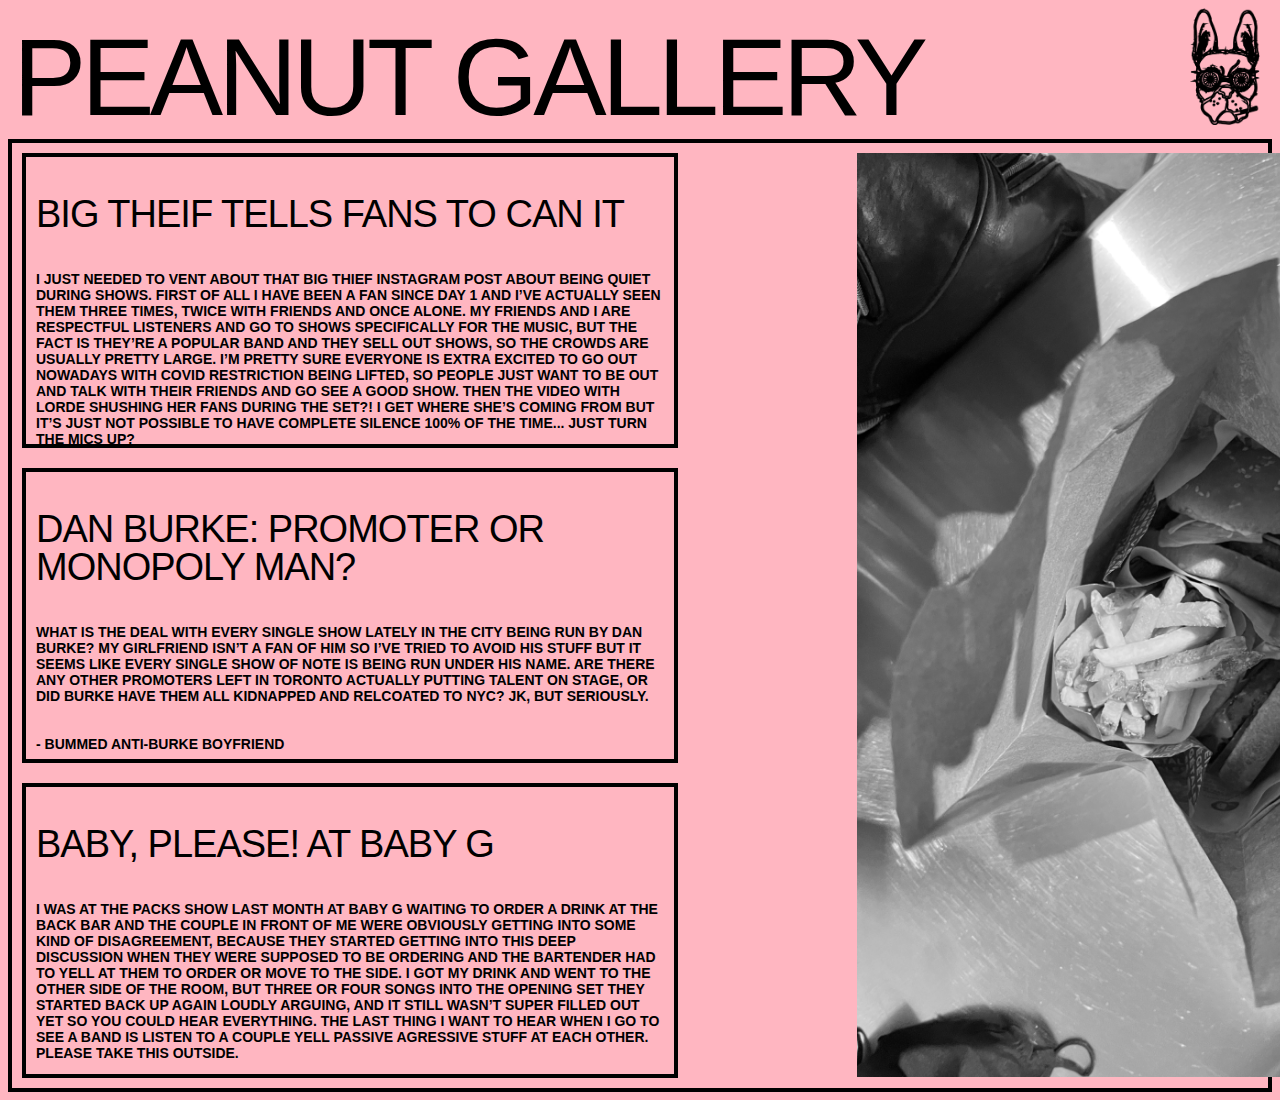
<file: peanut.html>
<!doctype html>
<html>
  <head>
 <link rel="stylesheet" type="text/css" href="peanut.css">
  </head>

  <body style="background-color: lightpink;">
 <a href="file:///Users/erincharlton/Documents/GitHub/Rider2/index.html"><img class="home" src= media/home.png> </a>

<h1 class="h1">PEANUT GALLERY</h1>

<div class="flex-container">
  <img class="burger" src="media/burger.jpeg">

  <div>
<p class="p1">BIG THEIF TELLS FANS TO CAN IT </p>


<p class="p2"> I JUST NEEDED TO VENT ABOUT THAT BIG THIEF INSTAGRAM POST ABOUT BEING QUIET DURING SHOWS. FIRST OF ALL I  HAVE BEEN A FAN SINCE DAY 1 AND I’VE ACTUALLY SEEN THEM THREE TIMES, TWICE WITH FRIENDS AND ONCE ALONE. MY FRIENDS AND I ARE RESPECTFUL LISTENERS AND GO TO SHOWS SPECIFICALLY FOR THE MUSIC, BUT THE FACT IS THEY’RE A POPULAR BAND AND THEY SELL OUT SHOWS, SO THE CROWDS ARE USUALLY PRETTY LARGE. I’M PRETTY SURE EVERYONE IS EXTRA EXCITED TO GO OUT NOWADAYS WITH COVID RESTRICTION BEING LIFTED, SO PEOPLE JUST WANT TO BE OUT AND TALK WITH THEIR FRIENDS AND GO SEE A GOOD SHOW. THEN THE VIDEO WITH LORDE SHUSHING HER FANS DURING THE SET?! I GET WHERE SHE’S COMING FROM BUT IT’S JUST NOT POSSIBLE TO HAVE COMPLETE SILENCE 100% OF THE TIME... JUST TURN THE MICS UP? <br><br><br>

- FLUMOXED FAN FEELS FORTISSIMO </p></div>
  <div><p class="p1">DAN BURKE: PROMOTER OR MONOPOLY MAN?</p>


<p class="p2"> WHAT IS THE DEAL WITH EVERY SINGLE SHOW LATELY IN THE CITY BEING RUN BY DAN BURKE? MY GIRLFRIEND ISN’T A FAN OF HIM SO I’VE TRIED TO AVOID HIS STUFF BUT IT SEEMS LIKE EVERY SINGLE SHOW OF NOTE IS BEING RUN UNDER HIS NAME. ARE THERE ANY OTHER PROMOTERS LEFT IN TORONTO ACTUALLY PUTTING TALENT ON STAGE, OR DID BURKE HAVE THEM ALL KIDNAPPED AND RELCOATED TO NYC? JK, BUT SERIOUSLY.  <br><br><br>


- BUMMED ANTI-BURKE BOYFRIEND<br></div>
  <div>
    <p class="p1">BABY, PLEASE! AT BABY G </p>


<p class="p2"> I WAS AT THE PACKS SHOW LAST MONTH AT BABY G WAITING TO ORDER A DRINK AT THE BACK BAR AND THE COUPLE IN FRONT OF ME WERE OBVIOUSLY GETTING INTO SOME KIND OF DISAGREEMENT, BECAUSE THEY STARTED GETTING INTO THIS DEEP DISCUSSION WHEN THEY WERE SUPPOSED TO BE ORDERING AND THE BARTENDER HAD TO YELL AT THEM TO ORDER OR MOVE TO THE SIDE. I GOT MY DRINK AND WENT TO THE OTHER SIDE OF THE ROOM, BUT THREE OR FOUR SONGS INTO THE OPENING SET THEY STARTED BACK UP AGAIN LOUDLY ARGUING, AND IT STILL WASN’T SUPER FILLED OUT YET SO YOU COULD HEAR EVERYTHING. THE LAST THING I WANT TO HEAR WHEN I GO TO SEE A BAND IS LISTEN TO A COUPLE YELL PASSIVE AGRESSIVE STUFF AT EACH OTHER. PLEASE TAKE THIS OUTSIDE.  <br><br><br>

- ENCOURAGING EVENT ETIQUETTE  </p>
  </div>  

</div>





  </body>

</html>
</file>
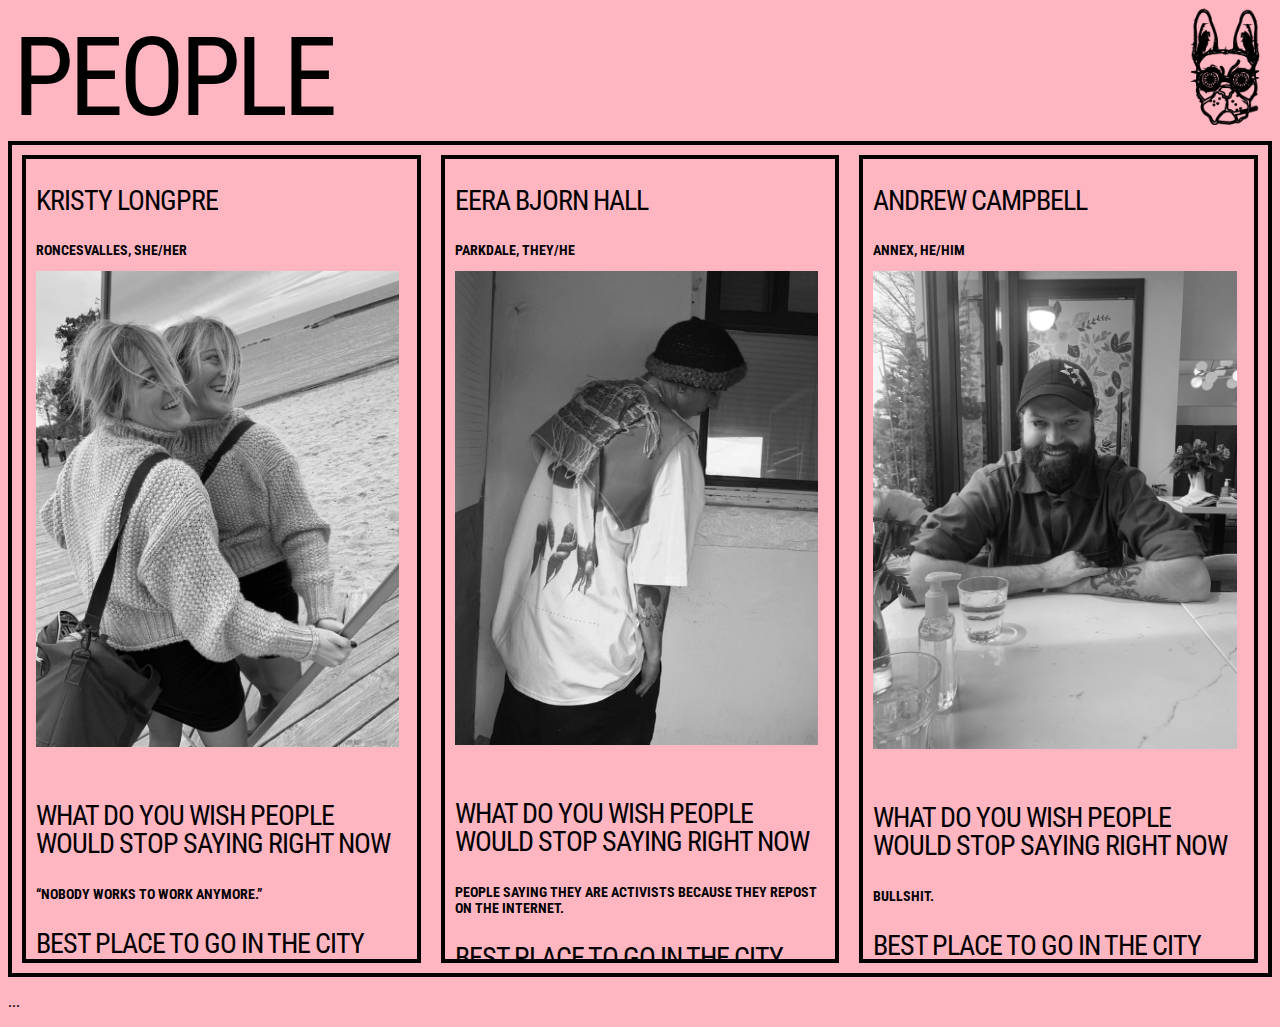
<file: people.html>
<!doctype html>
<html>
  <head> 
 <link rel="stylesheet" type="text/css" href="peoplestyle.css">

 <link rel="preconnect" href="https://fonts.googleapis.com">
<link rel="preconnect" href="https://fonts.gstatic.com" crossorigin>
<link href="https://fonts.googleapis.com/css2?family=Roboto+Condensed:ital,wght@0,300;0,400;0,700;1,300;1,400;1,700&family=Urbanist:ital,wght@0,100;0,400;0,600;0,800;1,100&display=swap" rel="stylesheet">

  </head>

  <body style="background-color: lightpink;">
    <a href="file:///Users/erincharlton/Documents/GitHub/Rider2/index.html"><img class="home" src= media/home.png> </a>

<h1 class="h1">PEOPLE</h1>

<div class="flex-container">
  <div> <p class="question"> KRISTY LONGPRE <br></p>
    <p class="subtitle"> RONCESVALLES, SHE/HER </p>
<img class="kristy" src="media/kristy.jpeg">

<p class="question"> WHAT DO YOU WISH PEOPLE WOULD STOP SAYING RIGHT NOW </p> 

<p class="answer"> “NOBODY WORKS TO WORK ANYMORE.”  </p> 

<p class="question">BEST PLACE TO GO IN THE CITY FOR A GOOD CRY </p> 

<p class="answer"> THE BENCHES AROUND SUNNYSIDE BEACH THAT FACE OUT OVER LAKE ONTARIO. </p> 

<p class="question">WHAT DO YOU WISH PEOPLE COULD SEE YOU DOING</p> 

<p class="answer"> CRUSHING DANCE MOVES WHILE I BLOW DRY MY HAIR. </p>  

<p class="question">DESCRIBE YOUR APOCALYPSE PERSONA </p>  

<p class="answer"> PANIC BUY AS MUCH PB AS POSSIBLE AND FIND A COZY ATTIC TO BUILD A BLANKET FORT TO HIDE IN. </p> 

<p class="question">WHAT ARE YOU WORKING ON</p> 

<p class="answer"> I’M MOVING IN A MONTH OR SO AND TRYING TO CREATE THE DREAMIEST FLOOR PLAN POSSIBLE FOR THE NEW APARTMENT. SO MANY DECISIONS TO MAKE. WHAT DO I KEEP/SELL/BUY? WHAT WILL/WON’T WORK IN THE NEW SPACE. EXCUSE ME WHILE I GO MAKE A NEW PINTEREST BOARD.</p> 

<p class="question">IS TIME REAL? EXPLAIN</p> 

<p class="answer"> NO BECAUSE THEN WHERE ARE ALL THE TIME-TRAVELERS FROM THE FUTURE?</p> 

<p class="question">WHO DO YOU WISH YOU COULD SHARE A KNOWING GLANCE WITH </p> 

<p class="answer"> DOJA CAT</p>  

<p class="question">WHAT ARE YOUR WHEELS OF CHOICE</p> 

<p class="answer"> NOTHING LIKE COASTING DOWN THE HIGHWAY IN MY COROLLA ON A SUNNY AFTERNOON LISTENING TO TUNES. SIMPLE AND SWEET. </p>


  </div>
  <div><p class="question"> EERA BJORN HALL </p>
    <p class="subtitle"> PARKDALE, THEY/HE</p>
<img class="kristy" src="media/eera.jpeg">

<p class="question"> WHAT DO YOU WISH PEOPLE WOULD STOP SAYING RIGHT NOW </p> 

<p class="answer"> PEOPLE SAYING THEY ARE ACTIVISTS BECAUSE THEY REPOST ON THE INTERNET.  </p> 

<p class="question">BEST PLACE TO GO IN THE CITY FOR A GOOD CRY </p> 

<p class="answer"> THERE IS THIS ROCK THAT I GO TO DOWN BY SUNNYSIDE BEACH.  IT IS MY CRY ROCK.  
THE REASON THIS ROCK IS SO GOOD IS BECAUSE IT SITS AT THE BOTTOM LEVEL OF A BARRIER BETWEEN THE LAND AND SHORE.  YOU HAVE TO SIT CROSS LEGGED ON IT UNLESS YOU ARE IN THE MOOD TO GET YOUR FEET WET; THEN A GOOD DANGLE MIGHT BE MORE TO YOUR TASTE. THIS ROCK SITS OUT JUST FAR ENOUGH FROM THE OTHER ROCKS  THAT IF YOU GO THERE IN DARKNESS IT FEELS LIKE A SINGLE EXPANSE OF ROCK, JUTTING OUT INTO THE MIDDLE OF LAKE ONTARIO.  THIS IS THE FREEDOM ROCK, AND HAS HELD MANY A CRY AND MANY A REFLECTION. I ALWAYS LEAVE FEELING A SENSE OF GRATITUDE. </p> 

<p class="question">WHAT DO YOU WISH PEOPLE COULD SEE YOU DOING</p> 

<p class="answer"> THE FIRST THING THAT COMES TO MIND IS SINGING, BECAUSE THAT IS WHEN I FEEL MOST AT HOME IN MY BODY.  BUT SINGING IN FRONT OF PEOPLE STRIKES SO MUCH FEAR IN ME, BECAUSE I’M ALSO AT MY MOST VULNERABLE. I THINK WHAT THIS QUESTION MAKES ME THINK OF THOUGH, WHICH I OFTEN CIRCLE BACK TO, IS THIS IDEA OF SOLITARY EXISTENCE.  ALTHOUGH I FIND MYSELF LIVING AMONGST AND IN RELATIONSHIPS WITH MANY COMMUNITIES, I OFTEN FIND MYSELF REFLECTING ON THE FACT THAT I CAN’T SEE WHAT OTHER PEOPLE SEE, AND OTHER PEOPLE CAN’T SEE WHAT I SEE.  THERE ARE THESE MOMENTS OF INEXPLICABLE JOY THAT I EXPERIENCE SOMETIMES, IN MOMENTS OF QUIET REFLECTION WHEN THE PERFECT SONG COMES ON, AND I AM OUTSIDE FORAGING FOR MUSHROOMS, OR WATCHING BEES POLLINATE; WHERE THE LIGHT IS HITTING JUST RIGHT.  AND IN THOSE MOMENTS I AM JUST COMPLETELY OVERTAKEN WITH HOW BEAUTIFUL AND CONNECTED EVERYTHING IS.  THAT IS WHAT I WANT OTHER PEOPLE TO SEE, I WISH I COULD SHARE THAT.   </p>  

<p class="question">DESCRIBE YOUR APOCALYPSE PERSONA </p>  

<p class="answer"> LIKELY A GREMLIN CHIC FIXER OF ALL THINGS.  IS IT GARBAGE, OR IS IT A TOOL?  IS THIS PLANT EDIBLE OR WILL IT LEAD YOU TO AN EXCRUCIATING SLOW DEATH?  COME WITH ME AND LET’S FIND OUT.  BUILDER OF THINGS, LOVER NOT A FIGHTER, WILL AID IN THE FOSTERING OF A NEW COMMUNITY OF SURVIVORS.  LIKELY THE FIRST ONE TO DIE. </p> 

<p class="question">WHAT ARE YOU WORKING ON</p> 

<p class="answer"> YARN PROJECTS (RUGS, PILLOW CASES, POUFS &. MORE.  YOU WANT IT?  ILL YARN IT); MUSIC (SHOEGAZE INSPIRED ALBUM WITH MY ROOMMATE AND DEAR FRIEND, LIVE LOOPING SOLO PROJECTS, FINISHING A PIANO SONG THATS BEEN STUCK IN MY HEAD SINCE I WAS A TEENAGER, RETRAINING MY VOICE AFTER STARTING TESTOSTERONE); REFINISHING PIANOS (THIS IS NEW.  AM I OBSESSED? ABSOFUCKINGLUTELY.  DO I HAVE SO MUCH TO LEARN? ABSODOUBLEFUCKINGLUTLY).  CURRENTLY FOCUSED ON DOING CREATIVELY WHATEVER SPARKS THE MOST JOY, WHATEVER IS SPEAKING TO ME.  I KNOW THAT AS A CREATIVE, I HAVE BEEN HYPOCRITICAL AND JUDGEMENTAL OF PROJECTS THAT I’VE INVESTED TIME INTO. ALTHOUGH I THINK IT’S IMPORTANT TO WANT TO BETTER YOUR CRAFT, I KNOW THAT I HAVE ALSO KILLED MY LOVE FOR THINGS BY BEING MILITANT.  WHAT I AM WORKING ON RIGHT NOW IS FINDING BALANCE, AND WITH THAT, THE MOST BEAUTIFUL COLLABORATIONS AND SOLO PROJECTS ARE ALIGNING.
</p> 

<p class="question">IS TIME REAL? EXPLAIN</p> 

<p class="answer"> JURY IS STILL OUT ON THAT ONE.  AND BY JURY I MEAN THE MULTIPLE PARADOXICAL TRUTHS THAT ARGUE INSIDE MY BRAINBOX.   BUT THIS IS WHAT I THINK ABOUT THAT:

IMAGINE A SINGLE BEAT IN THE UNIVERSE; THE UNIVERSE BEING INFINITE.  THIS BEAT PUTS INFINITY ON EITHER SIDE.  NOW IMAGINE A SECOND BEAT, ALL OF A SUDDEN YOU HAVE THE DIMENSION OF TIME.  IT IS THE EVOLUTION OF SOUND AND LIGHT RESPONDING TO ITS ENVIRONMENT THAT GIVES US AN ILLUSION OF MOVEMENT, PROVIDING INDETERMINACY IN UNIVERSAL HAPPENINGS.  PEOPLE OFTEN IMAGINE THEMSELVES BEING SEPARATE FROM THE ATMOSPHERE, BUT THROUGH MY WORK, USING THE MEDIUMS OF LIGHT AND SOUND, I STRIVE TO CONNECT THE VIEWER TO THE ENVIRONMENT, CONVERTING THEM FROM THE ROLE OF THE SPECTATOR TO THE ROLE OF THE PARTICIPANT.

WAS THAT QUOTED FROM A PAPER I WROTE?  YES.
AND ALSO, I FEEL LIKE IT CONDENSES WHAT I KNOW TO BE TRUE ABOUT THE PASSAGE OF WHAT WE CALL TIME.</p> 

<p class="question">WHO DO YOU WISH YOU COULD SHARE A KNOWING GLANCE WITH </p> 

<p class="answer"> I MEAN, PROBABLY JAMES TURRELL IF WE ARE LOOKING FOR CELEBRITY STATUS.
BUT HONESTLY, THOSE MOMENTS WHERE YOU SHARE KNOWING GLANCES WITH YOUR FRIENDS, BECAUSE YOU KNOW EACH OTHER TOO WELL, THOSE MOMENTS ARE HELD JUST AS CLOSE TO MY HEART.</p>  

<p class="question">WHAT ARE YOUR WHEELS OF CHOICE</p> 

<p class="answer">ZOOM ZOOM PEDAL BIKE.  AND TRANSIT, BECAUSE I AM NOT THE TYPE TO WINTER OUTFIT MY GEARS. </p></div>
 


<div>
<p class="question"> ANDREW CAMPBELL <br></p>
    <p class="subtitle"> ANNEX, HE/HIM </p>
<img class="kristy" src="media/andrew.jpeg">

<p class="question"> WHAT DO YOU WISH PEOPLE WOULD STOP SAYING RIGHT NOW </p> 

<p class="answer"> BULLSHIT. </p> 

<p class="question">BEST PLACE TO GO IN THE CITY FOR A GOOD CRY </p> 

<p class="answer">  I’M LUCKY ENOUGH TO HAVE A CRY ROOM IN MY APARTMENT, BUT LIKE THOSE STAIRS NEAR CASA 
LOMA THAT HAVE A NICE VIEW OF THE CITY - THAT WOULD BE A COOL SPOT. REALLY DEPENDS ON WHAT TYPE OF CRYING WE ARE TALKING ABOUT.. I ULTIMATELY THINK THERE IS NO BAD PLACE FOR A GOOD CRY IN THE CITY. </p> 

<p class="question">WHAT DO YOU WISH PEOPLE COULD SEE YOU DOING</p> 

<p class="answer"> GOOD. </p>  

<p class="question">DESCRIBE YOUR APOCALYPSE PERSONA </p>  

<p class="answer"> SIGMA MALE. </p> 

<p class="question">WHAT ARE YOU WORKING ON</p> 

<p class="answer"> MYSELF.</p> 

<p class="question">IS TIME REAL? EXPLAIN</p> 

<p class="answer"> TIME IS AS REAL AS BIRDS ARE.</p> 

<p class="question">WHO DO YOU WISH YOU COULD SHARE A KNOWING GLANCE WITH </p> 

<p class="answer"> FRANK ZAPPA OR ISAAC ASIMOV. </p>  

<p class="question">WHAT ARE YOUR WHEELS OF CHOICE</p> 

<p class="answer"> I RIDE A BICYCLE AND I SKATEBOARD. ALSO LOVE ME A GOOD CHEESE WHEEL! </p>


 </div>
</div>

<p>...</p>



  </body>

</html>
</file>
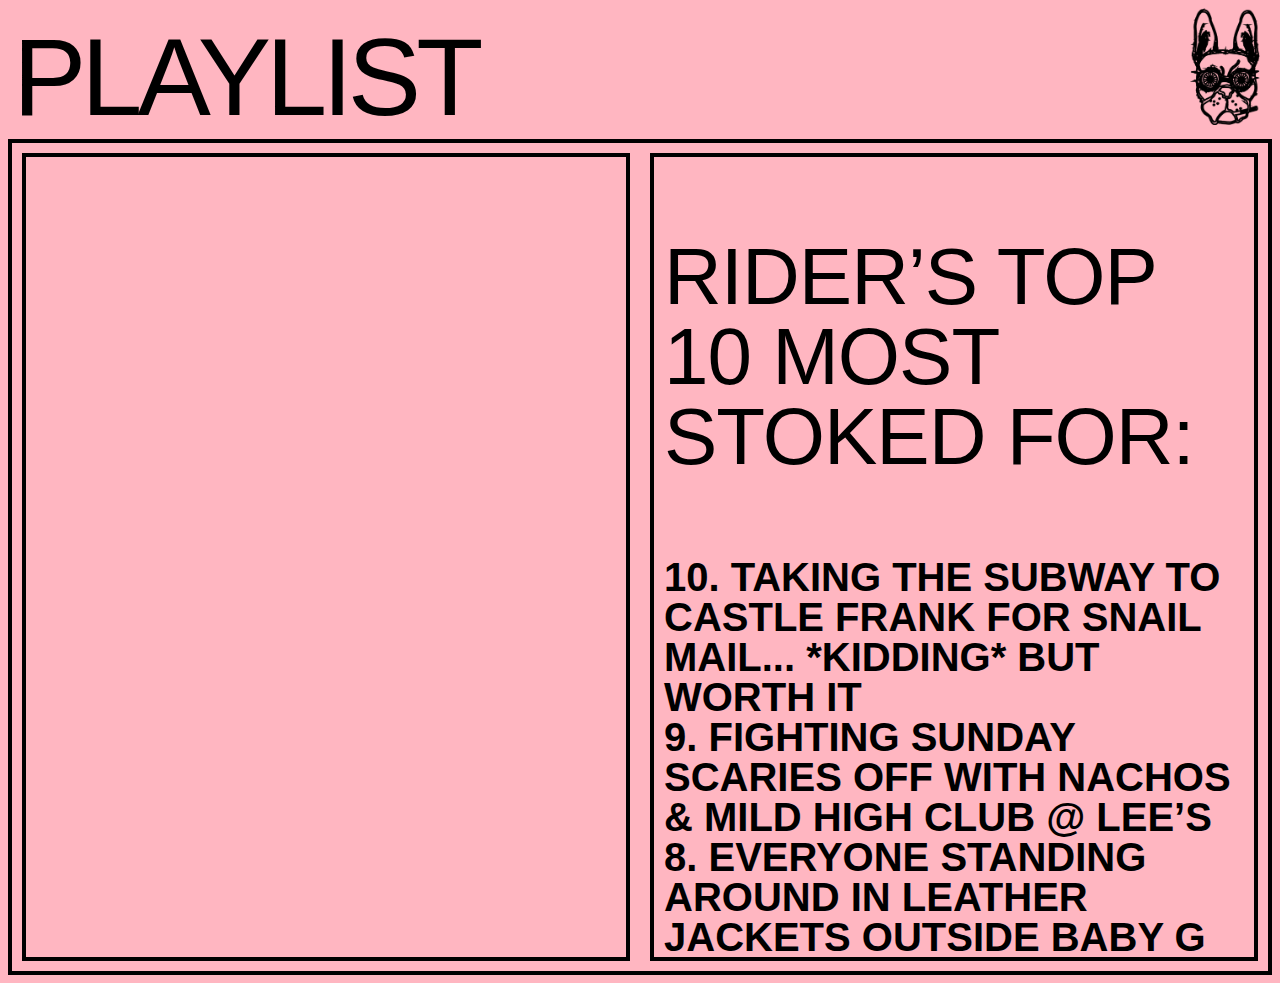
<file: playlist.html>
<!doctype html>
<html>
  <head> 

    <link rel="stylesheet" type="text/css" href="playlist.css">
</style>

  </head>

  <body style="background-color: lightpink;">
  <a href="file:///Users/erincharlton/Documents/GitHub/Rider2/index.html"><img class="home" src= media/home.png> </a>
<h1 class="h1">PLAYLIST</h1>

<div class="flex-container">
  <div> <iframe id="spotify" style="border-radius:12px" src="https://open.spotify.com/embed/playlist/0DBzr1pS39a5a9ymaAwFEV?utm_source=generator" width="100%" height="880" frameBorder="0" allowfullscreen="" allow="autoplay; clipboard-write; encrypted-media; fullscreen; picture-in-picture"></iframe></div>
  <div> <p class="title">RIDER’S 
TOP 10 MOST STOKED FOR: </p>
<p class="list">
10. TAKING THE SUBWAY TO CASTLE FRANK FOR SNAIL MAIL... *KIDDING* BUT WORTH IT <br>
9. FIGHTING SUNDAY SCARIES OFF WITH NACHOS & MILD HIGH CLUB @ LEE’S<br>
8. EVERYONE STANDING AROUND IN LEATHER JACKETS OUTSIDE BABY G @ SCHZOPHONICS<br>
7. THE COSY ROOM VIBES AT THE GREAT HALL WHEN FRUIT BATS LAUNCH INTO ‘THE BOTTOM OF IT’<br>
6. FREE BEER FROM SOMEONE’S VAN AT THE HOBBY SHOW<br>
5. THE BLOOPY HENRY MOORE SCULPTURES @ FREE AGO NIGHT<br>
4. HARPER BIZARRE OPENING FOR CINDER<br>
3. HANGING OFF OF ADRIANNE LENKER’S EVERY GOD DAMN WORD<br>
2. SCORING SOME OF THAT PSYCHEDELIC MERCH FROM LUVMENAUTS<br>
1. SEEING LITERALLY EVERYONE YOU KNOW @ ONLY GOD FORGIVES </p></div>
  

</div>



  </body>

</html>
</file>
<file: peanut.css>
.flex-container {
  display: flex;
  flex-wrap: wrap;
  background-color: lightpink;
  border: 4px solid black;
  font-family: 'Roboto Condensed', sans-serif;
  margin-top: -80px;

}

.flex-container > div {
  background-color: lightpink;
  border: 4px solid black;
  width: 50%;
  height:287px;
  margin: 10px;
  text-align: left;
  padding-left: 10px;
  padding-right: 10px;
  line-height: 75px;
  font-size: 30px;
  font-family: 'Roboto Condensed', sans-serif;
  overflow:auto; 

}

.home {

  width: 70px;
  height: auto;
  right: 20px;
  position: absolute;
}

.h1 {
  font-family: 'Roboto Condensed', sans-serif;
  font-size: 110px;
  letter-spacing: -5px;
  font-weight: normal;
  padding: 5px;
  margin-top: 5px;
}

.p1{
font-size: 38px;
  padding-bottom: 0px;
  letter-spacing: -1px;
  line-height: 38px;

}

.p2{

    font-size: 14px;
line-height: 16px;
font-weight: bold;
}


.burger {

  width: 693px;
  height: auto;
  position: absolute;
  margin-left: 845px;
  margin-top: 10px;

}
</file>
<file: peoplestyle.css>
.flex-container {
  display: flex;
  flex-wrap: nowrap;
  background-color: lightpink;
  border: 4px solid black;
  font-family: 'Roboto Condensed', sans-serif;
  margin-top: -80px;

}

.flex-container > div {
  background-color: lightpink;
  border: 4px solid black;
  width: 50%;
  height:800px;
  margin: 10px;
  text-align: left;
  padding-left: 10px;
  padding-right: 10px;
  line-height: 75px;
  font-size: 30px;
  font-family: 'Roboto Condensed', sans-serif;
  overflow:auto; 

}

.h1 {
  font-family: 'Roboto Condensed', sans-serif;
  font-size: 110px;
  letter-spacing: -5px;
  font-weight: normal;
  padding: 5px;
  margin-top: 5px;
}

.kristy {

width: 98%;
height: auto;
align-content: flex-end;
}

.question {

  font-size: 28px;
  padding-bottom: 0px;
  letter-spacing: -1px;
  line-height: 28px;

}

.answer {

  font-size: 14px;
line-height: 16px;
font-weight: bold;
}

.home {

  width: 70px;
  height: auto;
  right: 20px;
  position: absolute;
}

.subtitle {

  font-size: 14px;
  font-weight: bold;
  line-height: 14px;
}
</file>
<file: playlist.css>
.flex-container {
  display: flex;
  flex-wrap: nowrap;
  background-color: lightpink;
  border: 4px solid black;
  font-family: 'Roboto Condensed', sans-serif;
  margin-top: -80px;

}

.flex-container > div {
  background-color: lightpink;
  border: 4px solid black;
  width: 50%;
  height:800px;
  margin: 10px;
  text-align: left;
  padding-left: 10px;
  padding-right: 10px;
  line-height: 75px;
  font-size: 30px;
  font-family: 'Roboto Condensed', sans-serif;
  overflow:auto; 

}

.h1 {
  font-family: 'Roboto Condensed', sans-serif;
  font-size: 110px;
  letter-spacing: -5px;
  font-weight: normal;
  padding: 5px;
  margin-top: 5px;
}

#spotify {
  margin-top: 10px;
 
}

.home {

  width: 70px;
  height: auto;
  right: 20px;
  position: absolute;
}

.title{
  font-size: 80px;
  padding-bottom: 0px;
  letter-spacing: -1px;
  line-height: 80px;

}

.list{
  font-size: 40px;
line-height: 40px;
font-weight: bold;

}
</file>
